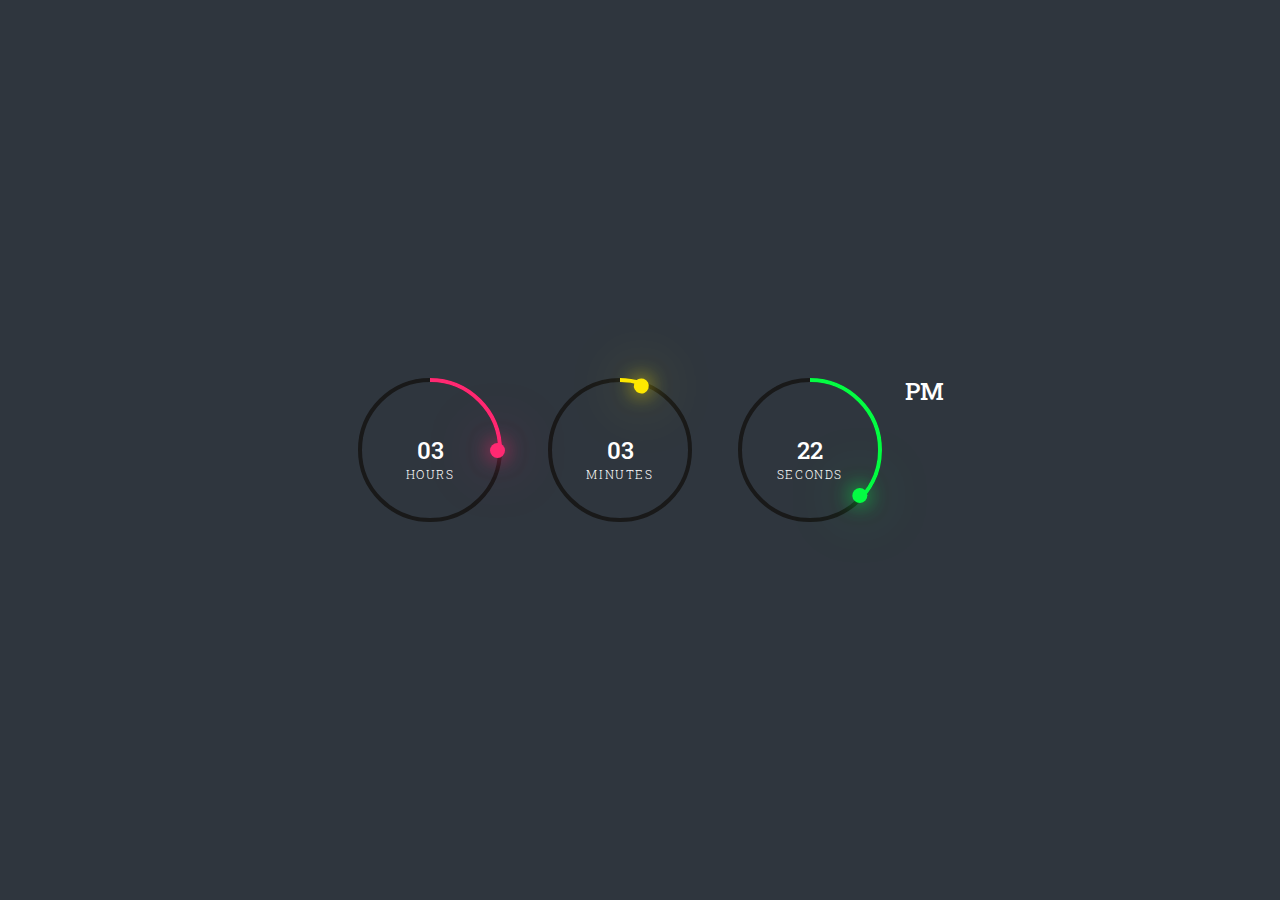
<file: Clock/index.html>
<!DOCTYPE html>
<html lang="en">

<head>
    <meta charset="UTF-8">
    <!-- <meta http-equiv="X-UA-Compatible" content="IE=edge"> -->
    <!-- <meta name="viewport" content="width=device-width, initial-scale=1.0"> -->
    <link rel="stylesheet" href="style.css">
    <title>Clock 🕰️</title>
</head>

<body>
    <div id="time">
        <div class="circle" style="--clr:#ff2972;">
            <div class="dots hr_dot"></div>
            <svg>
                <circle cx="70" cy="70" r="70"></circle>
                <circle cx="70" cy="70" r="70" id="hh"></circle>
            </svg>
            <div id="hours">00</div>
        </div>
        <div class="circle" style="--clr:#fee800;">
            <div class="dots min_dot"></div>

            <svg>
                <circle cx="70" cy="70" r="70"></circle>
                <circle cx="70" cy="70" r="70" id="mm"></circle>
            </svg>
            <div id="minutes">00</div>
        </div>
        <div class="circle" style="--clr:#04fc43;">
            <div class="dots sec_dot"></div>

            <svg>
                <circle cx="70" cy="70" r="70"></circle>
                <circle cx="70" cy="70" r="70" id="ss"></circle>
            </svg>
            <div id="seconds">00</div>
        </div>
        <div class="ap">
            <div id="ampm">AM</div>
        </div>
    </div>
    <script src="/Clock/app.js"></script>

</body>

</html>
</file>
<file: Clock/style.css>
@import url('https://fonts.googleapis.com/css2?family=Roboto+Slab&display=swap');

* {
    margin: 0;
    padding: 0;
    box-sizing: border-box;
    font-family: 'Roboto Slab', serif;

}

body {
    display: flex;
    justify-content: center;
    align-items: center;
    min-height: 100vh;
    background-color: #2f363e;
}

#time {
    display: flex;
    gap: 40px;
    color: #fff;

}

#time .circle {
    position: relative;
    width: 150px;
    height: 150px;
    display: flex;
    justify-content: center;
    align-items: center;
}

#time .circle svg {
    position: absolute;
    width: 150px;
    height: 150px;
    transform: rotate(270deg);

}

#time .circle svg circle {
    width: 100%;
    height: 100%;
    fill: transparent;
    stroke: #191919;
    stroke-width: 4;
    transform: translate(5px, 5px);
}

#time .circle svg circle:nth-child(2) {
    stroke: var(--clr);
    stroke-dasharray: 440;
}

#time div span {
    position: absolute;
    transform: translateX(-50%);
    font-size: 0.75rem;
    font-weight: 300;
    letter-spacing: 0.1rem;
    text-transform: uppercase;
}

#time div {
    position: absolute;
    text-align: center;
    font-weight: 500;
    font-size: 1.5rem;
}

#time .ap {
    position: relative;
    font-size: 1rem;
    transform: translateX(-20px);


}

.dots {
    position: absolute;
    width: 100%;
    height: 100%;
    z-index: 10;
    display: flex;
    justify-content: center;
}

.dots::before {
    content: '';
    position: absolute;
    top: -3;
    width: 15px;
    height: 15px;
    background: var(--clr);
    border-radius: 50%;
    box-shadow: 0 0 20px var(--clr), 0 0 60px var(--clr)
}
</file>
